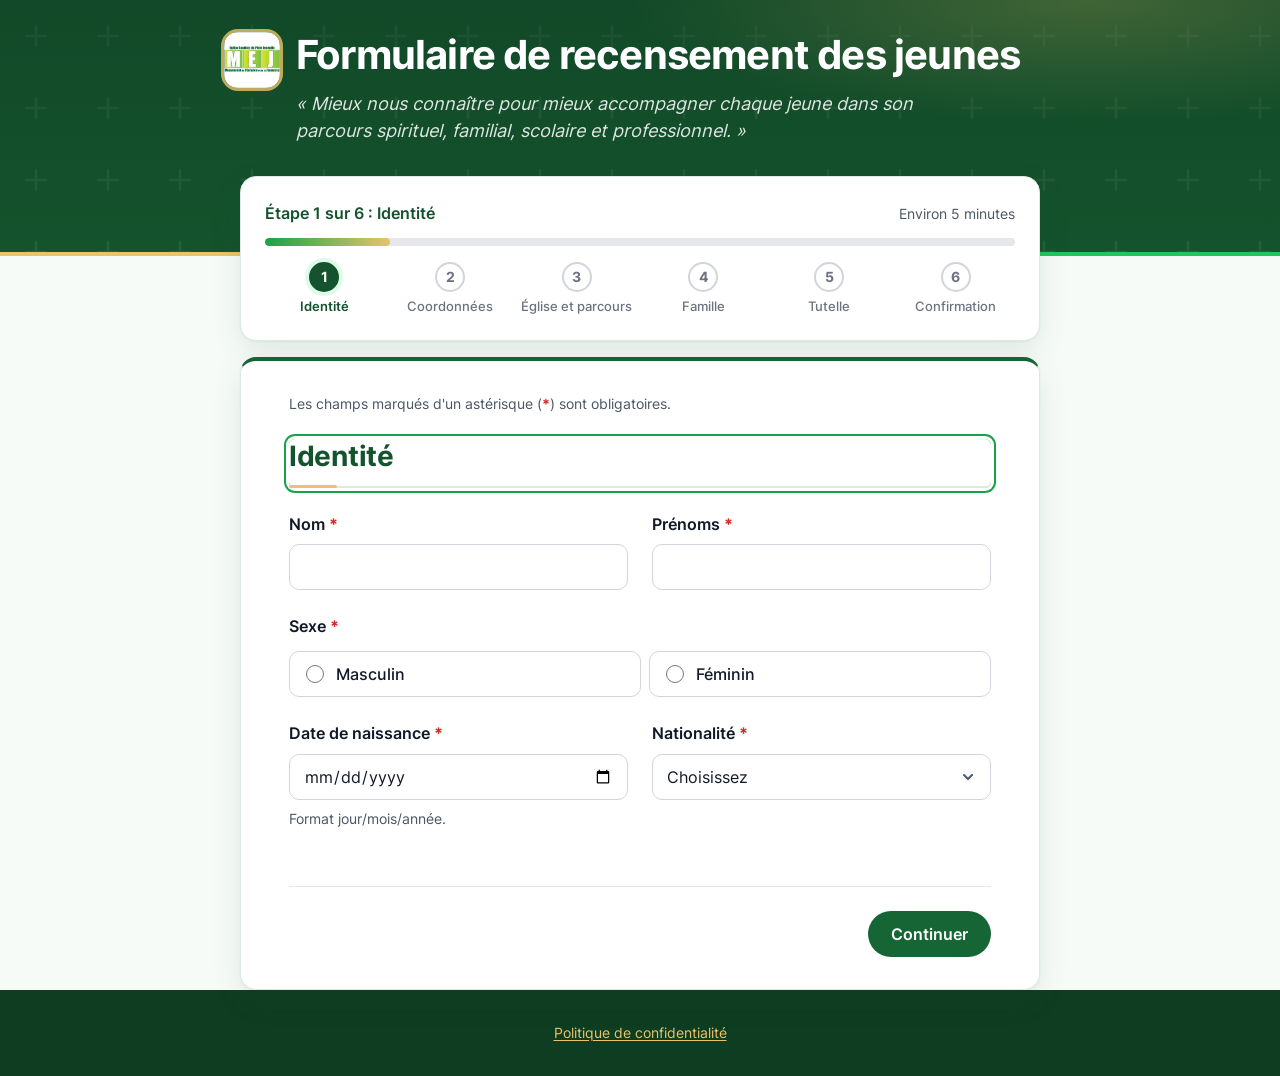
<file: formulaire.html>
<!DOCTYPE html>
<html lang="fr">
<head>
  <meta charset="utf-8">
  <meta name="viewport" content="width=device-width, initial-scale=1">
  <title>Formulaire de recensement des jeunes</title>
  <meta name="description" content="Recensement des jeunes du mouvement : mieux nous connaître pour mieux accompagner chaque jeune.">
  <meta name="theme-color" content="#0F3D22">
  <meta name="referrer" content="no-referrer">
  <link rel="icon" href="assets/img/favicon.svg" type="image/svg+xml">
  <link rel="preload" href="assets/fonts/inter-latin-400.woff2" as="font" type="font/woff2" crossorigin>
  <link rel="preload" href="assets/fonts/inter-latin-600.woff2" as="font" type="font/woff2" crossorigin>
  <link rel="stylesheet" href="assets/css/base.css">
  <link rel="stylesheet" href="assets/css/form.css">
  <script src="https://challenges.cloudflare.com/turnstile/v0/api.js?render=explicit" async defer></script>
  <script type="module" src="assets/js/form/form.js"></script>
</head>
<body class="page-form">
  <a class="skip-link" href="#contenu">Aller au formulaire</a>

  <header class="form-header">
    <div class="form-header__inner">
      <img class="form-header__logo" src="logo_cimej.jpg" alt="" width="56" height="56">
      <div>
        <h1 class="form-header__title">Formulaire de recensement des jeunes</h1>
        <p class="form-header__subtitle">« Mieux nous connaître pour mieux accompagner chaque jeune dans son parcours spirituel, familial, scolaire et professionnel. »</p>
      </div>
    </div>
  </header>

  <main id="contenu" class="form-main" tabindex="-1">
    <noscript>
      <div class="alert alert--error">
        Ce formulaire a besoin de JavaScript pour fonctionner. Activez-le dans votre navigateur, puis rechargez la page.
      </div>
    </noscript>

    <div class="progress-block">
      <div class="progress-block__top">
        <p class="progress-block__label" id="progress-label" aria-live="polite">Étape 1 sur 6 : Identité</p>
        <p class="progress-block__time">Environ 5 minutes</p>
      </div>
      <progress id="progress" class="progress" max="6" value="1" aria-labelledby="progress-label">Étape 1 sur 6</progress>
      <ol class="steps-nav" id="steps-nav" aria-label="Étapes du formulaire">
        <li class="steps-nav__item is-current" data-step-nav="1" aria-current="step">Identité</li>
        <li class="steps-nav__item" data-step-nav="2">Coordonnées</li>
        <li class="steps-nav__item" data-step-nav="3">Église et parcours</li>
        <li class="steps-nav__item" data-step-nav="4">Famille</li>
        <li class="steps-nav__item" data-step-nav="5">Tutelle</li>
        <li class="steps-nav__item" data-step-nav="6">Confirmation</li>
      </ol>
    </div>

    <form id="form-recensement" class="form-card" novalidate autocomplete="on">
      <p class="form-card__legend-req">Les champs marqués d'un astérisque (<span class="req" aria-hidden="true">*</span>) sont obligatoires.</p>

      <div id="error-summary" class="error-summary" role="alert" tabindex="-1" hidden>
        <h2 class="error-summary__title">Corrigez les points suivants pour continuer</h2>
        <ul class="error-summary__list" id="error-summary-list"></ul>
      </div>

      <!-- Champ piège anti-robot : invisible pour les humains -->
      <div class="hp" aria-hidden="true">
        <label for="site_web">Ne pas remplir ce champ</label>
        <input type="text" id="site_web" name="site_web" tabindex="-1" autocomplete="off">
      </div>
      <input type="hidden" id="submission_id" name="submission_id">

      <!-- ═══════════════ ÉTAPE 1 : IDENTITÉ ═══════════════ -->
      <section class="step" data-step="1" aria-labelledby="step1-title">
        <h2 class="step__title" id="step1-title" tabindex="-1">Identité</h2>

        <div class="grid grid--2">
          <div class="field">
            <label for="nom">Nom <span class="req" aria-hidden="true">*</span></label>
            <input id="nom" name="nom" type="text" autocomplete="family-name" maxlength="100" required>
          </div>
          <div class="field">
            <label for="prenoms">Prénoms <span class="req" aria-hidden="true">*</span></label>
            <input id="prenoms" name="prenoms" type="text" autocomplete="given-name" maxlength="150" required>
          </div>
        </div>

        <fieldset class="field field--choices" id="fs-sexe">
          <legend>Sexe <span class="req" aria-hidden="true">*</span></legend>
          <div class="choices">
            <label class="choice"><input type="radio" name="sexe" value="M" required><span>Masculin</span></label>
            <label class="choice"><input type="radio" name="sexe" value="F"><span>Féminin</span></label>
          </div>
        </fieldset>

        <div class="grid grid--2">
          <div class="field">
            <label for="date_naissance">Date de naissance <span class="req" aria-hidden="true">*</span></label>
            <input id="date_naissance" name="date_naissance" type="date" autocomplete="bday" required aria-describedby="hint-date_naissance">
            <p class="hint" id="hint-date_naissance">Format jour/mois/année.</p>
          </div>
          <div class="field">
            <label for="nationalite">Nationalité <span class="req" aria-hidden="true">*</span></label>
            <select id="nationalite" name="nationalite" data-fill="nationalites" required>
              <option value="">Choisissez</option>
            </select>
          </div>
        </div>

        <div class="alert alert--info" id="info-mineur" role="status" hidden>
          Vous avez moins de 18 ans. À l'étape « Tutelle », nous vous demanderons les coordonnées d'un parent ou responsable légal et son accord.
        </div>
      </section>

      <!-- ═══════════════ ÉTAPE 2 : COORDONNÉES ═══════════════ -->
      <section class="step" data-step="2" aria-labelledby="step2-title" hidden>
        <h2 class="step__title" id="step2-title" tabindex="-1">Coordonnées</h2>

        <div class="field">
          <label for="telephone">Téléphone principal <span class="req" aria-hidden="true">*</span></label>
          <div class="phone">
            <select id="telephone_indicatif" name="telephone_indicatif" data-fill="indicatifs" aria-label="Indicatif du téléphone principal" required></select>
            <input id="telephone" name="telephone" type="tel" inputmode="tel" autocomplete="tel-national" maxlength="20" required aria-describedby="hint-telephone">
          </div>
          <p class="hint" id="hint-telephone">Sans l'indicatif. Exemple : 07 08 09 10 11</p>
        </div>

        <div class="field">
          <label class="checkbox">
            <input type="checkbox" id="whatsapp_identique" name="whatsapp_identique" checked>
            <span>Mon numéro WhatsApp est le même que mon téléphone principal</span>
          </label>
        </div>

        <div class="field" id="bloc-whatsapp" hidden>
          <label for="whatsapp">Téléphone WhatsApp <span class="req" aria-hidden="true">*</span></label>
          <div class="phone">
            <select id="whatsapp_indicatif" name="whatsapp_indicatif" data-fill="indicatifs" aria-label="Indicatif du numéro WhatsApp"></select>
            <input id="whatsapp" name="whatsapp" type="tel" inputmode="tel" maxlength="20">
          </div>
        </div>

        <div class="field">
          <label for="email">Adresse e-mail <span class="optional">(facultatif)</span></label>
          <input id="email" name="email" type="email" autocomplete="email" maxlength="254" inputmode="email">
        </div>

        <div class="grid grid--2">
          <div class="field">
            <label for="pays_residence">Pays de résidence <span class="req" aria-hidden="true">*</span></label>
            <select id="pays_residence" name="pays_residence" data-fill="pays" autocomplete="country" required>
              <option value="">Choisissez</option>
            </select>
          </div>
          <div class="field">
            <label for="ville_residence">Ville de résidence <span class="req" aria-hidden="true">*</span></label>
            <input id="ville_residence" name="ville_residence" type="text" autocomplete="address-level2" maxlength="100" required list="liste-villes">
            <datalist id="liste-villes">
                <!-- Très grandes villes -->
                <option value="Abidjan"></option>
                <option value="Bouaké"></option>
                <option value="Korhogo"></option>
                <option value="Daloa"></option>
                <option value="San-Pédro"></option>
                <option value="Yamoussoukro"></option>
                <option value="Man"></option>
                <option value="Gagnoa"></option>
                <option value="Divo"></option>
                <option value="Soubré"></option>
                <option value="Abengourou"></option>
                <option value="Grand-Bassam"></option>

                <!-- Autres villes importantes -->
                <option value="Anyama"></option>
                <option value="Bingerville"></option>
                <option value="Bouaflé"></option>
                <option value="Duekoué"></option>
                <option value="Guiglo"></option>
                <option value="Lakota"></option>
                <option value="Ferkessédougou"></option>
                <option value="Adzopé"></option>
                <option value="Bondoukou"></option>
                <option value="Dabou"></option>
                <option value="Sinfra"></option>
                <option value="Agboville"></option>
                <option value="Vavoua"></option>
                <option value="Danané"></option>
                <option value="Oumé"></option>
                <option value="Issia"></option>
                <option value="Bonoua"></option>
                <option value="Séguéla"></option>
                <option value="Daoukro"></option>
                <option value="Aboisso"></option>
                <option value="Odienné"></option>
                <option value="Sassandra"></option>
                <option value="Tabou"></option>
                <option value="Autres"></option>
              </datalist>
          </div>
        </div>
      </section>

      <!-- ═══════════════ ÉTAPE 3 : ÉGLISE ET PARCOURS ═══════════════ -->
      <!-- <section class="step" data-step="3" aria-labelledby="step3-title" hidden>
        <h2 class="step__title" id="step3-title" tabindex="-1">Église et parcours</h2>

        <div class="grid grid--2">
          <div class="field">
            <label for="eglise">Église fréquentée <span class="req" aria-hidden="true">*</span></label>
            <input id="eglise" name="eglise" type="text" maxlength="150" required aria-describedby="hint-eglise">
            <p class="hint" id="hint-eglise">Nom complet de l'église et quartier ou ville.</p>
          </div>
          <div class="field">
            <label for="communaute">Communauté ou groupe de jeunes <span class="optional">(facultatif)</span></label>
            <input id="communaute" name="communaute" type="text" maxlength="150">
          </div>
        </div>

        <div class="field">
          <label for="fonction_mouvement">Fonction dans le mouvement <span class="optional">(facultatif)</span></label>
          <input id="fonction_mouvement" name="fonction_mouvement" type="text" maxlength="100" list="liste-fonctions" aria-describedby="hint-fonction">
          <datalist id="liste-fonctions">
            <option value="Membre"></option>
            <option value="Responsable de groupe"></option>
            <option value="Responsable adjoint"></option>
            <option value="Secrétaire"></option>
            <option value="Trésorier"></option>
            <option value="Chargé de la louange"></option>
            <option value="Chargé de l'évangélisation"></option>
            <option value="Chargé de la communication"></option>
          </datalist>
          <p class="hint" id="hint-fonction">Laissez vide si vous n'avez pas de fonction particulière.</p>
        </div>

        <div class="field">
          <label for="niveau_etudes">Niveau d'études <span class="req" aria-hidden="true">*</span></label>
          <select id="niveau_etudes" name="niveau_etudes" required>
            <option value="">Choisissez</option>
            <option value="aucun">Aucun</option>
            <option value="primaire">Primaire</option>
            <option value="college">Collège (1er cycle)</option>
            <option value="lycee">Lycée (2nd cycle)</option>
            <option value="bac">Baccalauréat</option>
            <option value="bac_2">BAC +2 (BTS, DUT…)</option>
            <option value="licence">Licence (BAC +3)</option>
            <option value="master">Master (BAC +5)</option>
            <option value="doctorat">Doctorat</option>
            <option value="formation_pro">Formation professionnelle</option>
            <option value="autre">Autre</option>
          </select>
        </div>

        <fieldset class="field field--choices" id="fs-situation_professionnelle">
          <legend>Situation professionnelle <span class="req" aria-hidden="true">*</span></legend>
          <div class="choices choices--grid">
            <label class="choice"><input type="radio" name="situation_professionnelle" value="eleve" required><span>Élève</span></label>
            <label class="choice"><input type="radio" name="situation_professionnelle" value="etudiant"><span>Étudiant(e)</span></label>
            <label class="choice"><input type="radio" name="situation_professionnelle" value="salarie"><span>Salarié(e)</span></label>
            <label class="choice"><input type="radio" name="situation_professionnelle" value="entrepreneur"><span>Entrepreneur(e)</span></label>
            <label class="choice"><input type="radio" name="situation_professionnelle" value="sans_emploi"><span>Sans emploi</span></label>
            <label class="choice"><input type="radio" name="situation_professionnelle" value="autre"><span>Autre</span></label>
          </div>
        </fieldset>

        <div class="field" id="bloc-situation-autre" hidden>
          <label for="situation_professionnelle_autre">Précisez votre situation <span class="req" aria-hidden="true">*</span></label>
          <input id="situation_professionnelle_autre" name="situation_professionnelle_autre" type="text" maxlength="100">
        </div>

        <div class="field">
          <label for="profession">Profession <span class="optional" id="profession-mention">(facultatif)</span></label>
          <input id="profession" name="profession" type="text" maxlength="100" autocomplete="organization-title" aria-describedby="hint-profession">
          <p class="hint" id="hint-profession">Votre métier, ou le métier visé si vous êtes en formation.</p>
        </div>
      </section> -->



      <!-- ═══════════════ ÉTAPE 3 : ÉGLISE ET PARCOURS ═══════════════ -->
<section class="step" data-step="3" aria-labelledby="step3-title" hidden>
  <h2 class="step__title" id="step3-title" tabindex="-1">Église et parcours</h2>

  <div class="grid grid--2">
    <div class="field">
      <label for="eglise">À quelle église appartenez-vous ? <span class="req" aria-hidden="true">*</span></label>
      <select id="eglise" name="eglise" data-fill="eglises" required aria-describedby="hint-eglise">
        <option value="">Choisissez une église</option>
      </select>
      <p class="hint" id="hint-eglise">Sélectionnez votre église d'appartenance.</p>
    </div>
    <div class="field">
      <label for="communaute">Communauté ou groupe de jeunes <span class="optional">(facultatif)</span></label>
      <input id="communaute" name="communaute" type="text" maxlength="150">
    </div>
  </div>

  <!-- Précision si "Autres" -->
  <div class="field" id="bloc-eglise-autre" hidden>
    <label for="eglise_autre">Précisez votre église <span class="req" aria-hidden="true">*</span></label>
    <input id="eglise_autre" name="eglise_autre" type="text" maxlength="150">
  </div>

  <div class="field">
    <label for="fonction_mouvement">Fonction dans le mouvement <span class="optional">(facultatif)</span></label>
    <input id="fonction_mouvement" name="fonction_mouvement" type="text" maxlength="100" list="liste-fonctions" aria-describedby="hint-fonction">
    <datalist id="liste-fonctions">
      <option value="Membre"></option>
      <option value="Responsable de groupe"></option>
      <option value="Responsable adjoint"></option>
      <option value="Secrétaire"></option>
      <option value="Trésorier"></option>
      <option value="Chargé de la louange"></option>
      <option value="Chargé de l'évangélisation"></option>
      <option value="Chargé de la communication"></option>
    </datalist>
    <p class="hint" id="hint-fonction">Laissez vide si vous n'avez pas de fonction particulière.</p>
  </div>

  <!-- Baptême -->
  <fieldset class="field field--choices" id="fs-baptise">
    <legend>Êtes-vous baptisé(e) ? <span class="req" aria-hidden="true">*</span></legend>
    <div class="choices">
      <label class="choice"><input type="radio" name="baptise" value="oui" required><span>Oui</span></label>
      <label class="choice"><input type="radio" name="baptise" value="non"><span>Non</span></label>
      <label class="choice"><input type="radio" name="baptise" value="en_preparation"><span>En préparation</span></label>
      <label class="choice"><input type="radio" name="baptise" value="non_precise"><span>Je préfère ne pas répondre</span></label>
    </div>
  </fieldset>

  <!-- Date de baptême (si baptisé) -->
  <div class="field" id="bloc-date-bapteme" hidden>
    <label for="date_bapteme">Date de votre baptême <span class="optional">(facultatif)</span></label>
    <input id="date_bapteme" name="date_bapteme" type="date">
    <p class="hint">Laissez vide si vous ne vous en souvenez plus.</p>
  </div>

  <!-- Date d'arrivée dans le mouvement -->
  <div class="field">
    <label for="date_arrivee">Date d'arrivée dans le mouvement <span class="optional">(facultatif)</span></label>
    <input id="date_arrivee" name="date_arrivee" type="date" aria-describedby="hint-date-arrivee">
    <p class="hint" id="hint-date-arrivee">Même approximative, indiquez l'année de votre première venue si vous ne connaissez pas la date exacte.</p>
  </div>

  <div class="field">
    <label for="niveau_etudes">Niveau d'études <span class="req" aria-hidden="true">*</span></label>
    <select id="niveau_etudes" name="niveau_etudes" required>
      <option value="">Choisissez</option>
      <option value="aucun">Aucun</option>
      <option value="primaire">Primaire</option>
      <option value="college">Collège (1er cycle)</option>
      <option value="lycee">Lycée (2nd cycle)</option>
      <option value="bac">Baccalauréat</option>
      <option value="bac_2">BAC +2 (BTS, DUT…)</option>
      <option value="licence">Licence (BAC +3)</option>
      <option value="master">Master (BAC +5)</option>
      <option value="doctorat">Doctorat</option>
      <option value="formation_pro">Formation professionnelle</option>
      <option value="autre">Autre</option>
    </select>
  </div>

  <fieldset class="field field--choices" id="fs-situation_professionnelle">
    <legend>Situation professionnelle <span class="req" aria-hidden="true">*</span></legend>
    <div class="choices choices--grid">
      <label class="choice"><input type="radio" name="situation_professionnelle" value="eleve" required><span>Élève</span></label>
      <label class="choice"><input type="radio" name="situation_professionnelle" value="etudiant"><span>Étudiant(e)</span></label>
      <label class="choice"><input type="radio" name="situation_professionnelle" value="salarie"><span>Salarié(e)</span></label>
      <label class="choice"><input type="radio" name="situation_professionnelle" value="entrepreneur"><span>Entrepreneur(e)</span></label>
      <label class="choice"><input type="radio" name="situation_professionnelle" value="sans_emploi"><span>Sans emploi</span></label>
      <label class="choice"><input type="radio" name="situation_professionnelle" value="autre"><span>Autre</span></label>
    </div>
  </fieldset>

  <div class="field" id="bloc-situation-autre" hidden>
    <label for="situation_professionnelle_autre">Précisez votre situation <span class="req" aria-hidden="true">*</span></label>
    <input id="situation_professionnelle_autre" name="situation_professionnelle_autre" type="text" maxlength="100">
  </div>

  <div class="field">
    <label for="profession">Profession <span class="optional" id="profession-mention">(facultatif)</span></label>
    <input id="profession" name="profession" type="text" maxlength="100" autocomplete="organization-title" aria-describedby="hint-profession">
    <p class="hint" id="hint-profession">Votre métier, ou le métier visé si vous êtes en formation.</p>
  </div>
</section>
      <!-- ═══════════════ ÉTAPE 4 : FAMILLE ═══════════════ -->
      <section class="step" data-step="4" aria-labelledby="step4-title" hidden>
        <h2 class="step__title" id="step4-title" tabindex="-1">Famille</h2>

        <fieldset class="field field--choices" id="fs-situation_matrimoniale">
          <legend>Quelle est votre situation matrimoniale ? <span class="req" aria-hidden="true">*</span></legend>
          <div class="choices choices--grid">
            <label class="choice"><input type="radio" name="situation_matrimoniale" value="celibataire" required><span>Célibataire</span></label>
            <label class="choice"><input type="radio" name="situation_matrimoniale" value="marie"><span>Marié(e)</span></label>
            <label class="choice"><input type="radio" name="situation_matrimoniale" value="en_union"><span>En union</span></label>
            <label class="choice"><input type="radio" name="situation_matrimoniale" value="divorce"><span>Divorcé(e)</span></label>
            <label class="choice"><input type="radio" name="situation_matrimoniale" value="veuf"><span>Veuf / Veuve</span></label>
            <label class="choice"><input type="radio" name="situation_matrimoniale" value="non_precise"><span>Je préfère ne pas répondre</span></label>
          </div>
        </fieldset>

        <div class="subsection" id="bloc-conjoint" hidden>
          <h3 class="subsection__title">Informations sur le conjoint</h3>

          <div class="grid grid--2">
            <div class="field">
              <label for="conjoint_nom">Nom du conjoint <span class="req" aria-hidden="true">*</span></label>
              <input id="conjoint_nom" name="conjoint_nom" type="text" maxlength="100">
            </div>
            <div class="field">
              <label for="conjoint_prenoms">Prénoms du conjoint <span class="req" aria-hidden="true">*</span></label>
              <input id="conjoint_prenoms" name="conjoint_prenoms" type="text" maxlength="150">
            </div>
          </div>

          <div class="field">
            <label for="conjoint_telephone">Téléphone du conjoint <span class="optional">(facultatif)</span></label>
            <div class="phone">
              <select id="conjoint_telephone_indicatif" name="conjoint_telephone_indicatif" data-fill="indicatifs" aria-label="Indicatif du téléphone du conjoint"></select>
              <input id="conjoint_telephone" name="conjoint_telephone" type="tel" inputmode="tel" maxlength="20">
            </div>
          </div>

          <fieldset class="field field--choices" id="fs-conjoint_membre">
            <legend>Votre conjoint(e) appartient-il/elle à notre mouvement ? <span class="req" aria-hidden="true">*</span></legend>
            <div class="choices">
              <label class="choice"><input type="radio" name="conjoint_membre" value="oui"><span>Oui</span></label>
              <label class="choice"><input type="radio" name="conjoint_membre" value="non"><span>Non</span></label>
              <label class="choice"><input type="radio" name="conjoint_membre" value="non_precise"><span>Je préfère ne pas répondre</span></label>
            </div>
          </fieldset>

          <div class="field" id="bloc-conjoint-eglise" hidden>
            <label for="conjoint_eglise">Église ou communauté religieuse du conjoint <span class="req" aria-hidden="true">*</span></label>
            <input id="conjoint_eglise" name="conjoint_eglise" type="text" maxlength="150">
          </div>
        </div>

        <fieldset class="field field--choices" id="fs-a_enfants">
          <legend>Avez-vous des enfants ? <span class="req" aria-hidden="true">*</span></legend>
          <div class="choices">
            <label class="choice"><input type="radio" name="a_enfants" value="oui" required><span>Oui</span></label>
            <label class="choice"><input type="radio" name="a_enfants" value="non"><span>Non</span></label>
            <label class="choice"><input type="radio" name="a_enfants" value="non_precise"><span>Je préfère ne pas répondre</span></label>
          </div>
        </fieldset>

        <div class="subsection" id="bloc-enfants" hidden>
          <div class="subsection__head">
            <h3 class="subsection__title">Vos enfants</h3>
            <p class="counter" id="enfants-compteur" aria-live="polite">0 enfant sur 12 maximum</p>
          </div>
          <div id="liste-enfants" class="children-list"></div>
          <button type="button" class="btn btn--outline" id="btn-ajouter-enfant">+ Ajouter un enfant</button>
        </div>

        <template id="tpl-enfant">
          <fieldset class="child-card" data-child>
            <legend class="child-card__title">Enfant <span data-child-index>1</span></legend>
            <div class="grid grid--2">
              <div class="field">
                <label data-label-for="nom">Nom <span class="req" aria-hidden="true">*</span></label>
                <input type="text" data-field="nom" maxlength="100" required>
              </div>
              <div class="field">
                <label data-label-for="prenoms">Prénoms <span class="req" aria-hidden="true">*</span></label>
                <input type="text" data-field="prenoms" maxlength="150" required>
              </div>
              <div class="field">
                <label data-label-for="date_naissance">Date de naissance <span class="req" aria-hidden="true">*</span></label>
                <input type="date" data-field="date_naissance" required>
              </div>
              <div class="field">
                <label data-label-for="niveau_scolaire">Niveau scolaire <span class="req" aria-hidden="true">*</span></label>
                <select data-field="niveau_scolaire" required>
                  <option value="">Choisissez</option>
                  <option value="non_scolarise">Non scolarisé</option>
                  <option value="prescolaire">Préscolaire</option>
                  <option value="primaire">Primaire</option>
                  <option value="college">Collège</option>
                  <option value="lycee">Lycée</option>
                  <option value="formation_pro">Formation professionnelle</option>
                  <option value="superieur">Enseignement supérieur</option>
                  <option value="autre">Autre</option>
                </select>
              </div>
            </div>
            <button type="button" class="btn btn--danger-ghost btn--sm" data-remove-child>Supprimer cet enfant</button>
          </fieldset>
        </template>
      </section>

      <!-- ═══════════════ ÉTAPE 5 : TUTELLE ═══════════════ -->
      <section class="step" data-step="5" aria-labelledby="step5-title" hidden>
        <h2 class="step__title" id="step5-title" tabindex="-1">Tutelle</h2>

        <fieldset class="field field--choices" id="fs-sous_tutelle">
          <legend>Êtes-vous actuellement sous tutelle ? <span class="req" aria-hidden="true">*</span></legend>
          <div class="choices">
            <label class="choice"><input type="radio" name="sous_tutelle" value="oui" required><span>Oui</span></label>
            <label class="choice"><input type="radio" name="sous_tutelle" value="non"><span>Non</span></label>
            <label class="choice"><input type="radio" name="sous_tutelle" value="non_precise"><span>Je préfère ne pas répondre</span></label>
          </div>
        </fieldset>

        <div class="subsection" id="bloc-tutelle" hidden>
          <div class="field">
            <label for="lien_tuteur">Lien avec le tuteur <span class="req" aria-hidden="true">*</span></label>
            <select id="lien_tuteur" name="lien_tuteur">
              <option value="">Choisissez</option>
              <option value="parent">Parent</option>
              <option value="famille">Membre de la famille</option>
              <option value="responsable_legal">Responsable légal</option>
              <option value="autre">Autre</option>
            </select>
          </div>
          <div class="field" id="bloc-lien-autre" hidden>
            <label for="lien_tuteur_autre">Précisez le lien <span class="req" aria-hidden="true">*</span></label>
            <input id="lien_tuteur_autre" name="lien_tuteur_autre" type="text" maxlength="100">
          </div>
        </div>

        <div class="subsection subsection--highlight" id="bloc-mineur" hidden>
          <h3 class="subsection__title">Accord de votre parent ou responsable légal</h3>
          <p class="subsection__intro">Comme vous avez moins de 18 ans, nous avons besoin des coordonnées d'un parent ou responsable légal. Nous pourrons le contacter pour confirmer son accord.</p>

          <div class="field">
            <label for="responsable_nom_complet">Nom et prénoms du parent ou responsable <span class="req" aria-hidden="true">*</span></label>
            <input id="responsable_nom_complet" name="responsable_nom_complet" type="text" maxlength="200">
          </div>

          <div class="field">
            <label for="responsable_telephone">Téléphone du parent ou responsable <span class="req" aria-hidden="true">*</span></label>
            <div class="phone">
              <select id="responsable_telephone_indicatif" name="responsable_telephone_indicatif" data-fill="indicatifs" aria-label="Indicatif du téléphone du parent ou responsable"></select>
              <input id="responsable_telephone" name="responsable_telephone" type="tel" inputmode="tel" maxlength="20">
            </div>
          </div>

          <div class="field">
            <label class="checkbox">
              <input type="checkbox" id="consentement_parental" name="consentement_parental">
              <span>Je confirme que mon parent ou responsable légal a pris connaissance de ce recensement et qu'il est d'accord. <span class="req" aria-hidden="true">*</span></span>
            </label>
          </div>
        </div>

        <p class="hint" id="info-pas-de-mineur">Si vous n'êtes pas concerné(e) par une tutelle, choisissez « Non » puis continuez.</p>
      </section>

      <!-- ═══════════════ ÉTAPE 6 : CONFIRMATION ═══════════════ -->
      <section class="step" data-step="6" aria-labelledby="step6-title" hidden>
        <h2 class="step__title" id="step6-title" tabindex="-1">Vérification et envoi</h2>

        <div class="recap" id="recap" aria-live="polite"></div>

        <div class="privacy-notice" id="notice-confidentialite">
          <h3 class="privacy-notice__title">Vos données et vos droits</h3>
          <dl class="privacy-notice__list">
            <dt>Pourquoi ce recensement</dt>
            <dd>Connaître les jeunes du mouvement pour mieux les accompagner sur les plans spirituel, familial, scolaire et professionnel, et organiser nos activités.</dd>

            <dt>Comment vos données sont utilisées</dt>
            <dd>Uniquement pour l'accompagnement des jeunes, l'organisation des activités et des statistiques internes. Elles ne sont jamais vendues ni utilisées à des fins publicitaires.</dd>

            <dt>Qui peut les consulter</dt>
            <dd>Seuls les responsables désignés par le mouvement, avec un compte personnel sécurisé. Chaque consultation et chaque modification est enregistrée.</dd>

            <dt>Corriger vos informations</dt>
            <dd>Écrivez à l'adresse indiquée dans la politique de confidentialité en précisant vos nom, prénoms et date de naissance. La correction est faite sous 30 jours.</dd>

            <dt>Supprimer vos informations</dt>
            <dd>Faites la demande à la même adresse. Votre dossier et celui de vos enfants sont supprimés sous 30 jours, et vous recevez une confirmation.</dd>
          </dl>
          <p><a href="confidentialite.html" target="_blank" rel="noopener">Lire la politique de confidentialité complète</a> (s'ouvre dans un nouvel onglet)</p>
        </div>

        <div class="field">
          <label class="checkbox checkbox--strong">
            <input type="checkbox" id="consentement_confidentialite" name="consentement_confidentialite" required>
            <span>J'ai lu la politique de confidentialité et j'accepte. <span class="req" aria-hidden="true">*</span></span>
          </label>
        </div>

        <div class="field">
          <div id="turnstile-container" class="turnstile"></div>
          <p class="hint">Cette vérification protège le formulaire contre les envois automatiques.</p>
        </div>
      </section>

      <div class="form-nav">
        <button type="button" class="btn btn--ghost" id="btn-precedent" hidden>Précédent</button>
        <button type="button" class="btn btn--primary" id="btn-suivant">Continuer</button>
        <button type="submit" class="btn btn--success" id="btn-envoyer" hidden>
          <span class="btn__label">Envoyer mon recensement</span>
          <span class="spinner" aria-hidden="true"></span>
        </button>
      </div>

      <div id="submit-status" class="sr-only" role="status" aria-live="assertive"></div>
    </form>
  </main>

  <footer class="site-footer">
    <p><a href="confidentialite.html">Politique de confidentialité</a></p>
  </footer>
</body>
</html>
</file>
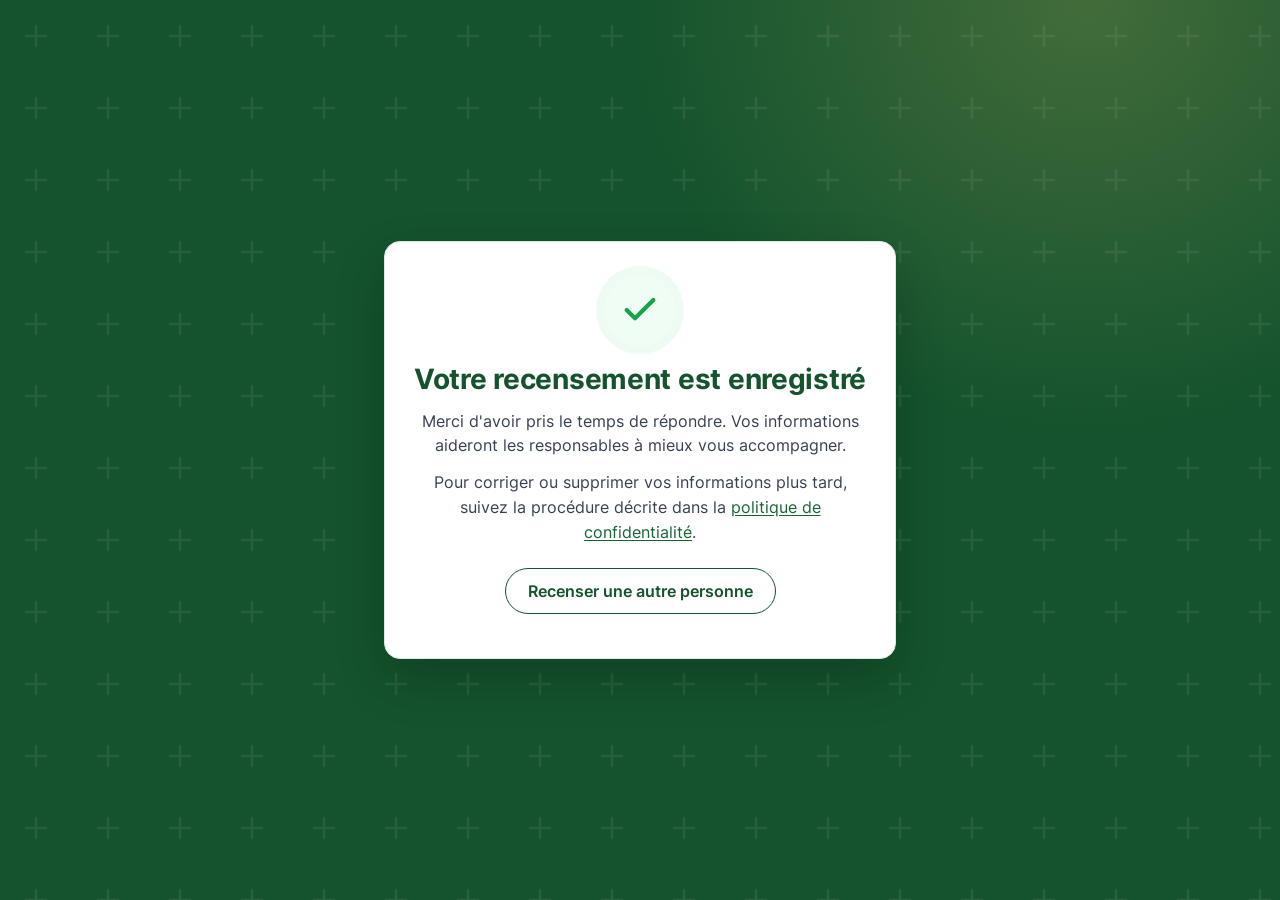
<file: merci.html>
<!DOCTYPE html>
<html lang="fr">
<head>
  <meta charset="utf-8">
  <meta name="viewport" content="width=device-width, initial-scale=1">
  <title>Recensement envoyé</title>
  <meta name="robots" content="noindex">
  <meta name="theme-color" content="#0F3D22">
  <meta name="referrer" content="no-referrer">
  <link rel="icon" href="logo_cimej.jpg" type="image/svg+xml">
  <link rel="stylesheet" href="assets/css/base.css">
  <link rel="stylesheet" href="assets/css/form.css">
</head>
<body class="page-simple">
  <main class="simple-card" id="contenu">
    <div class="simple-card__icon simple-card__icon--success" aria-hidden="true">
      <svg viewBox="0 0 24 24" width="40" height="40" fill="none" stroke="currentColor" stroke-width="2.5" stroke-linecap="round" stroke-linejoin="round"><path d="M20 6 9 17l-5-5"/></svg>
    </div>
    <h1 class="simple-card__title">Votre recensement est enregistré</h1>
    <p>Merci d'avoir pris le temps de répondre. Vos informations aideront les responsables à mieux vous accompagner.</p>
    <p>Pour corriger ou supprimer vos informations plus tard, suivez la procédure décrite dans la <a href="confidentialite.html">politique de confidentialité</a>.</p>
    <p class="simple-card__actions">
      <a class="btn btn--outline" href="index.html">Recenser une autre personne</a>
    </p>
  </main>
</body>
</html>
</file>
<file: assets/css/base.css>
/* ==========================================================================
   public/assets/css/base.css
   Fondations communes au formulaire public et à l'administration.
   ========================================================================== */

/* ---------- Police Inter auto-hébergée (licence SIL OFL, voir fonts/OFL-LICENSE.txt) ---------- */
@font-face {
  font-family: "Inter";
  font-style: normal;
  font-weight: 400;
  font-display: swap;
  src: url("../fonts/inter-latin-400.woff2") format("woff2");
}
@font-face {
  font-family: "Inter";
  font-style: normal;
  font-weight: 500;
  font-display: swap;
  src: url("../fonts/inter-latin-500.woff2") format("woff2");
}
@font-face {
  font-family: "Inter";
  font-style: normal;
  font-weight: 600;
  font-display: swap;
  src: url("../fonts/inter-latin-600.woff2") format("woff2");
}
@font-face {
  font-family: "Inter";
  font-style: normal;
  font-weight: 700;
  font-display: swap;
  src: url("../fonts/inter-latin-700.woff2") format("woff2");
}

/* ---------- Jetons de design ---------- */
:root {
  /* Palette verte & blanche (alignée sur la page d'accueil) */
  --g900: #0F3D22;
  --g800: #14532D;
  --g700: #166534;
  --g600: #16A34A;
  --g500: #22C55E;
  --g200: #BBF7D0;
  --g100: #DCFCE7;
  --g50: #F0FDF4;
  --gold: #E9C46A;
  --line: #DCEBE1;
  --white: #FFFFFF;
  --gray-100: #F3F4F6;

  /* Alias de compatibilité : les anciens noms --blue-* pointent désormais sur le vert */
  --blue-900: var(--g800);
  --blue-500: var(--g600);
  --green-500: var(--g500);

  /* Couleurs dérivées */
  --blue-950: var(--g900);
  --blue-50: var(--g50);
  --blue-100: var(--g100);
  --green-600: #16A34A;
  --green-700: #15803D;
  --green-50: #F0FDF4;
  --gray-50: #F9FAFB;
  --gray-200: #E5E7EB;
  --gray-300: #D1D5DB;
  --gray-400: #9CA3AF;
  --gray-500: #6B7280;
  --gray-600: #4B5563;
  --gray-700: #374151;
  --gray-900: #111827;
  --red-600: #DC2626;
  --red-700: #B91C1C;
  --red-50: #FEF2F2;
  --amber-700: #B45309;
  --amber-50: #FFFBEB;

  /* Rôles */
  --color-text: var(--gray-900);
  --color-text-muted: var(--gray-600);
  --color-border: var(--gray-300);
  --color-bg: #F7FBF8;
  --color-surface: var(--white);
  --color-primary: var(--g700);
  --color-accent: var(--g600);
  --color-success: var(--green-500);
  --color-error: var(--red-600);
  --focus-ring: 0 0 0 3px var(--white), 0 0 0 5px var(--blue-500);

  /* Typographie (échelle 1,2) */
  --font: "Inter", system-ui, -apple-system, "Segoe UI", Roboto, Arial, sans-serif;
  --fs-xs: 0.8125rem;
  --fs-sm: 0.875rem;
  --fs-base: 1rem;
  --fs-md: 1.125rem;
  --fs-lg: 1.375rem;
  --fs-xl: 1.75rem;
  --fs-2xl: clamp(1.75rem, 1.2rem + 2.4vw, 2.5rem);

  /* Espacements */
  --sp-1: 0.25rem;
  --sp-2: 0.5rem;
  --sp-3: 0.75rem;
  --sp-4: 1rem;
  --sp-5: 1.5rem;
  --sp-6: 2rem;
  --sp-7: 3rem;

  /* Formes */
  --radius-sm: 6px;
  --radius: 10px;
  --radius-lg: 16px;
  --shadow-card: 0 1px 2px rgba(20, 83, 45, 0.06), 0 10px 30px rgba(20, 83, 45, 0.10);
  --control-h: 2.875rem;
}

/* ---------- Réinitialisation ---------- */
*,
*::before,
*::after {
  box-sizing: border-box;
}

html {
  -webkit-text-size-adjust: 100%;
  text-size-adjust: 100%;
  scroll-behavior: smooth;
}

body {
  margin: 0;
  min-height: 100vh;
  font-family: var(--font);
  font-size: var(--fs-base);
  line-height: 1.55;
  color: var(--color-text);
  background: var(--color-bg);
  -webkit-font-smoothing: antialiased;
  font-feature-settings: "cv11", "ss01";
}

h1, h2, h3, h4, p, ul, ol, dl, dd, figure, fieldset {
  margin: 0;
}

h1, h2, h3, h4 {
  line-height: 1.25;
  font-weight: 700;
  letter-spacing: -0.01em;
}

ul, ol {
  padding-left: 1.25rem;
}

img, svg {
  display: block;
  max-width: 100%;
}

button, input, select, textarea {
  font: inherit;
  color: inherit;
}

fieldset {
  border: 0;
  padding: 0;
  min-width: 0;
}

legend {
  padding: 0;
}

a {
  color: var(--g700);
  text-underline-offset: 0.15em;
}

a:hover {
  color: var(--blue-500);
}

/* L'attribut hidden doit toujours l'emporter sur les display des classes */
[hidden] {
  display: none !important;
}

/* ---------- Accessibilité ---------- */
:focus-visible {
  outline: none;
  box-shadow: var(--focus-ring);
  border-radius: var(--radius-sm);
}

.sr-only {
  position: absolute !important;
  width: 1px;
  height: 1px;
  padding: 0;
  margin: -1px;
  overflow: hidden;
  clip: rect(0, 0, 0, 0);
  white-space: nowrap;
  border: 0;
}

.skip-link {
  position: absolute;
  left: var(--sp-4);
  top: -100px;
  z-index: 1000;
  padding: var(--sp-2) var(--sp-4);
  background: var(--white);
  color: var(--blue-900);
  font-weight: 600;
  border-radius: var(--radius-sm);
  box-shadow: var(--shadow-card);
}

.skip-link:focus {
  top: var(--sp-4);
}

/* Champ piège anti-robot : hors écran, jamais affiché */
.hp {
  position: absolute !important;
  left: -10000px;
  width: 1px;
  height: 1px;
  overflow: hidden;
}

/* ---------- Champs de formulaire ---------- */
.field {
  display: flex;
  flex-direction: column;
  gap: var(--sp-2);
  margin-bottom: var(--sp-5);
}

.field > label,
.field > legend,
.field--choices > legend {
  font-weight: 600;
  font-size: var(--fs-base);
  color: var(--gray-900);
}

.field--choices > legend {
  margin-bottom: var(--sp-3);
}

.field--inline {
  flex-direction: row;
  align-items: center;
  gap: var(--sp-2);
  margin-bottom: 0;
}

.field--inline > label {
  font-weight: 500;
  font-size: var(--fs-sm);
  white-space: nowrap;
}

.req {
  color: var(--red-600);
  font-weight: 700;
}

.optional {
  color: var(--color-text-muted);
  font-weight: 400;
  font-size: var(--fs-sm);
}

.hint {
  font-size: var(--fs-sm);
  color: var(--color-text-muted);
}

input[type="text"],
input[type="email"],
input[type="tel"],
input[type="date"],
input[type="search"],
input[type="password"],
input[type="number"],
select,
textarea {
  width: 100%;
  min-height: var(--control-h);
  padding: 0.625rem 0.875rem;
  background: var(--white);
  border: 1.5px solid var(--color-border);
  border-radius: var(--radius);
  font-size: var(--fs-base); /* 16px : évite le zoom automatique sur iOS */
  line-height: 1.4;
  transition: border-color 0.15s ease, box-shadow 0.15s ease;
  appearance: none;
  -webkit-appearance: none;
}

select {
  padding-right: 2.5rem;
  background-image: url("data:image/svg+xml,%3Csvg xmlns='http://www.w3.org/2000/svg' viewBox='0 0 20 20' fill='%234B5563'%3E%3Cpath d='M5.3 7.3a1 1 0 0 1 1.4 0L10 10.6l3.3-3.3a1 1 0 1 1 1.4 1.4l-4 4a1 1 0 0 1-1.4 0l-4-4a1 1 0 0 1 0-1.4z'/%3E%3C/svg%3E");
  background-repeat: no-repeat;
  background-position: right 0.75rem center;
  background-size: 1.25rem;
}

input::placeholder {
  color: var(--gray-400);
}

input:hover,
select:hover,
textarea:hover {
  border-color: var(--gray-400);
}

input:focus,
select:focus,
textarea:focus {
  outline: none;
  border-color: var(--blue-500);
  box-shadow: 0 0 0 3px rgba(22, 163, 74, 0.25);
}

input:disabled,
select:disabled {
  background-color: var(--gray-100);
  color: var(--gray-500);
  cursor: not-allowed;
}

/* États d'erreur appliqués par le JavaScript */
[aria-invalid="true"] {
  border-color: var(--red-600) !important;
  background-color: var(--red-50);
}

[aria-invalid="true"]:focus {
  box-shadow: 0 0 0 3px rgba(220, 38, 38, 0.2) !important;
}

.field-error {
  display: flex;
  align-items: flex-start;
  gap: var(--sp-2);
  font-size: var(--fs-sm);
  font-weight: 500;
  color: var(--red-700);
}

.field-error::before {
  content: "!";
  flex: none;
  display: inline-grid;
  place-items: center;
  width: 1.125rem;
  height: 1.125rem;
  margin-top: 0.1rem;
  border-radius: 50%;
  background: var(--red-600);
  color: var(--white);
  font-size: 0.75rem;
  font-weight: 700;
}

.field--choices.has-error .choice {
  border-color: var(--red-600);
}

/* Cases à cocher */
.checkbox {
  display: flex;
  align-items: flex-start;
  gap: var(--sp-3);
  cursor: pointer;
  font-weight: 400;
  line-height: 1.5;
}

.checkbox input[type="checkbox"] {
  flex: none;
  width: 1.25rem;
  height: 1.25rem;
  margin: 0.15rem 0 0;
  accent-color: var(--blue-900);
  cursor: pointer;
}

/* Grilles de champs */
.grid {
  display: grid;
  gap: 0 var(--sp-5);
}

@media (min-width: 640px) {
  .grid--2 {
    grid-template-columns: repeat(2, minmax(0, 1fr));
  }
}

@media (min-width: 640px) {
  .grid--4 {
    grid-template-columns: repeat(2, minmax(0, 1fr));
  }
}

@media (min-width: 1024px) {
  .grid--4 {
    grid-template-columns: repeat(4, minmax(0, 1fr));
  }
}

/* ---------- Boutons ---------- */
.btn {
  display: inline-flex;
  align-items: center;
  justify-content: center;
  gap: var(--sp-2);
  min-height: var(--control-h);
  padding: 0.625rem 1.375rem;
  border: 1.5px solid transparent;
  border-radius: 999px;
  font-size: var(--fs-base);
  font-weight: 600;
  line-height: 1.2;
  text-decoration: none;
  cursor: pointer;
  transition: background-color 0.15s ease, border-color 0.15s ease, color 0.15s ease, transform 0.05s ease;
  white-space: nowrap;
}

.btn:active:not(:disabled) {
  transform: translateY(1px);
}

.btn:disabled,
.btn[aria-disabled="true"] {
  opacity: 0.55;
  cursor: not-allowed;
}

.btn--sm {
  min-height: 2.25rem;
  padding: 0.375rem 0.875rem;
  font-size: var(--fs-sm);
}

.btn--block {
  width: 100%;
}

.btn--primary {
  background: var(--g700);
  color: var(--white);
}

.btn--primary:hover:not(:disabled) {
  background: var(--g800);
  color: var(--white);
}

.btn--success {
  background: var(--green-600);
  color: var(--white);
}

.btn--success:hover:not(:disabled) {
  background: var(--green-700);
  color: var(--white);
}

.btn--outline {
  background: var(--white);
  border-color: var(--blue-900);
  color: var(--blue-900);
}

.btn--outline:hover:not(:disabled) {
  background: var(--blue-50);
  color: var(--blue-900);
}

.btn--ghost {
  background: transparent;
  color: var(--gray-700);
  border-color: var(--gray-300);
}

.btn--ghost:hover:not(:disabled) {
  background: var(--gray-100);
  color: var(--gray-900);
}

.btn--danger {
  background: var(--red-600);
  color: var(--white);
}

.btn--danger:hover:not(:disabled) {
  background: var(--red-700);
  color: var(--white);
}

.btn--danger-ghost {
  background: transparent;
  color: var(--red-700);
  border-color: transparent;
  padding-left: 0;
  padding-right: 0;
}

.btn--danger-ghost:hover:not(:disabled) {
  color: var(--red-600);
  text-decoration: underline;
}

/* Indicateur de chargement dans un bouton */
.spinner {
  display: none;
  width: 1.1rem;
  height: 1.1rem;
  border: 2.5px solid currentColor;
  border-right-color: transparent;
  border-radius: 50%;
  animation: spin 0.7s linear infinite;
}

.spinner--lg {
  display: inline-block;
  width: 2rem;
  height: 2rem;
  border-width: 3px;
  color: var(--blue-900);
}

.btn.is-loading {
  pointer-events: none;
}

.btn.is-loading .spinner,
.panel--center .spinner {
  display: inline-block;
}

@keyframes spin {
  to {
    transform: rotate(360deg);
  }
}

/* ---------- Alertes ---------- */
.alert {
  padding: var(--sp-3) var(--sp-4);
  margin-bottom: var(--sp-5);
  border-radius: var(--radius);
  border-left: 4px solid;
  font-size: var(--fs-sm);
  line-height: 1.5;
}

.alert--info {
  background: #EFF6FF;
  border-color: #3B82F6;
  color: #1E3A8A;
}

.alert--success {
  background: var(--green-50);
  border-color: var(--green-500);
  color: var(--green-700);
}

.alert--warning {
  background: var(--amber-50);
  border-color: #F59E0B;
  color: var(--amber-700);
}

.alert--error {
  background: var(--red-50);
  border-color: var(--red-600);
  color: var(--red-700);
}

/* Résumé des erreurs en tête d'étape */
.error-summary {
  padding: var(--sp-4) var(--sp-5);
  margin-bottom: var(--sp-5);
  background: var(--red-50);
  border: 1.5px solid var(--red-600);
  border-radius: var(--radius);
}

.error-summary:focus-visible {
  box-shadow: 0 0 0 3px rgba(220, 38, 38, 0.3);
}

.error-summary__title {
  font-size: var(--fs-base);
  color: var(--red-700);
  margin-bottom: var(--sp-2);
}

.error-summary__list {
  font-size: var(--fs-sm);
  display: grid;
  gap: var(--sp-1);
}

.error-summary__list a {
  color: var(--red-700);
  font-weight: 500;
}

/* ---------- Badges ---------- */
.badge {
  display: inline-flex;
  align-items: center;
  gap: var(--sp-1);
  padding: 0.125rem 0.5rem;
  border-radius: 999px;
  font-size: var(--fs-xs);
  font-weight: 600;
  line-height: 1.5;
  background: var(--gray-100);
  color: var(--gray-700);
  white-space: nowrap;
}

.badge--role {
  background: var(--blue-100);
  color: var(--blue-900);
}

.badge--count {
  background: var(--blue-900);
  color: var(--white);
  min-width: 1.375rem;
  justify-content: center;
}

.badge--mineur {
  background: #EDE9FE;
  color: #5B21B6;
}

.badge--doublon {
  background: var(--amber-50);
  color: var(--amber-700);
  border: 1px solid #FCD34D;
}

.badge--success {
  background: var(--green-50);
  color: var(--green-700);
}

/* ---------- Notifications éphémères (créées par le JavaScript) ---------- */
.toast-region {
  position: fixed;
  right: var(--sp-4);
  bottom: var(--sp-4);
  left: var(--sp-4);
  z-index: 900;
  display: grid;
  justify-items: end;
  gap: var(--sp-2);
  pointer-events: none;
}

.toast {
  max-width: 26rem;
  padding: var(--sp-3) var(--sp-4);
  border-radius: var(--radius);
  background: var(--gray-900);
  color: var(--white);
  font-size: var(--fs-sm);
  font-weight: 500;
  box-shadow: var(--shadow-card);
  pointer-events: auto;
  animation: toast-in 0.2s ease-out;
}

.toast--success {
  background: var(--green-700);
}

.toast--error {
  background: var(--red-700);
}

@keyframes toast-in {
  from {
    opacity: 0;
    transform: translateY(8px);
  }
}

/* ---------- Pied de page ---------- */
.site-footer {
  padding: var(--sp-6) var(--sp-4);
  text-align: center;
  font-size: var(--fs-sm);
  background: var(--g900);
  color: rgba(255, 255, 255, 0.82);
}

.site-footer a {
  color: var(--gold);
}

.site-footer a:hover {
  color: var(--white);
}

.site-footer__copy {
  margin-top: var(--sp-2);
  font-size: var(--fs-xs);
  opacity: 0.7;
}

/* ---------- Mouvement réduit ---------- */
@media (prefers-reduced-motion: reduce) {
  *,
  *::before,
  *::after {
    animation-duration: 0.01ms !important;
    animation-iteration-count: 1 !important;
    transition-duration: 0.01ms !important;
    scroll-behavior: auto !important;
  }
}

/* ---------- Impression ---------- */
@media print {
  body {
    background: var(--white);
  }

  .skip-link,
  .btn,
  .site-footer {
    display: none !important;
  }
}
</file>
<file: assets/css/form.css>
/* ==========================================================================
   public/assets/css/form.css
   Formulaire public multi-étapes, page de remerciement, 404, confidentialité.
   ========================================================================== */

/* ---------- En-tête bleu ---------- */
.form-header {
  position: relative;
  padding: var(--sp-6) var(--sp-4) 7rem;
  background-color: var(--g800);
  background-image:
    radial-gradient(60% 80% at 85% 0%, rgba(233, 196, 106, 0.22), transparent 60%),
    linear-gradient(180deg, rgba(15, 61, 34, 0.45), rgba(20, 83, 45, 0)),
    url("data:image/svg+xml,%3Csvg xmlns='http://www.w3.org/2000/svg' width='72' height='72'%3E%3Cpath d='M36 26v20M26 36h20' stroke='white' stroke-opacity='.07' stroke-width='2.5' stroke-linecap='round'/%3E%3C/svg%3E");
  background-size: auto, auto, 72px 72px;
  color: var(--white);
  overflow: hidden;
}

/* Liseré vert : rappel discret de l'accompagnement et de la croissance */
.form-header::after {
  content: "";
  position: absolute;
  left: 0;
  right: 0;
  bottom: 0;
  height: 4px;
  background: linear-gradient(90deg, var(--gold) 0 33%, var(--g500) 33% 100%);
}

.form-header__inner {
  display: flex;
  align-items: flex-start;
  gap: var(--sp-4);
  max-width: 52rem;
  margin: 0 auto;
}

.form-header__logo {
  flex: none;
  width: 3.5rem;
  height: 3.5rem;
  border-radius: 14px;
  box-shadow: 0 0 0 3px rgba(233, 196, 106, 0.8);
}

.form-header__title {
  font-size: var(--fs-2xl);
  font-weight: 700;
  letter-spacing: -0.02em;
  line-height: 1.15;
  text-wrap: balance;
}

.form-header__subtitle {
  margin-top: var(--sp-3);
  max-width: 40rem;
  font-size: var(--fs-md);
  line-height: 1.5;
  color: rgba(255, 255, 255, 0.86);
  font-style: italic;
}

.form-header--compact {
  padding-bottom: var(--sp-6);
}

.form-header--compact .form-header__inner {
  align-items: center;
}

.form-header--compact .form-header__logo {
  width: 2.5rem;
  height: 2.5rem;
  border-radius: 10px;
}

.form-header--compact .form-header__title {
  font-size: var(--fs-xl);
}

.form-header__home {
  flex: none;
  border-radius: 10px;
}

@media (max-width: 479px) {
  .form-header {
    padding-top: var(--sp-5);
  }

  .form-header__inner {
    flex-direction: column;
    gap: var(--sp-3);
  }

  .form-header--compact .form-header__inner {
    flex-direction: row;
  }

  .form-header__subtitle {
    font-size: var(--fs-base);
  }
}

/* ---------- Zone principale ---------- */
.form-main {
  position: relative;
  max-width: 52rem;
  margin: -5rem auto 0;
  padding: 0 var(--sp-4);
}

.form-main:focus {
  outline: none;
}

/* ---------- Bloc de progression ---------- */
.progress-block {
  padding: var(--sp-5);
  margin-bottom: var(--sp-4);
  background: var(--white);
  border-radius: var(--radius-lg);
  box-shadow: var(--shadow-card);
}

.progress-block__top {
  display: flex;
  justify-content: space-between;
  align-items: baseline;
  gap: var(--sp-3);
  margin-bottom: var(--sp-3);
}

.progress-block__label {
  font-weight: 600;
  color: var(--blue-900);
}

.progress-block__time {
  font-size: var(--fs-sm);
  color: var(--color-text-muted);
  white-space: nowrap;
}

/* Barre native <progress> */
.progress {
  display: block;
  width: 100%;
  height: 0.5rem;
  border: 0;
  border-radius: 999px;
  background: var(--gray-200);
  overflow: hidden;
  appearance: none;
  -webkit-appearance: none;
}

.progress::-webkit-progress-bar {
  background: var(--gray-200);
  border-radius: 999px;
}

.progress::-webkit-progress-value {
  background: linear-gradient(90deg, var(--g600), var(--gold));
  border-radius: 999px;
  transition: width 0.3s ease;
}

.progress::-moz-progress-bar {
  background: linear-gradient(90deg, var(--g600), var(--gold));
  border-radius: 999px;
}

/* Liste des étapes : c'est une vraie séquence, d'où la numérotation */
.steps-nav {
  display: flex;
  gap: var(--sp-2);
  margin-top: var(--sp-4);
  padding: 0;
  list-style: none;
  counter-reset: etape;
}

.steps-nav__item {
  flex: 1 1 0;
  display: flex;
  flex-direction: column;
  align-items: center;
  gap: var(--sp-1);
  min-width: 0;
  font-size: var(--fs-xs);
  font-weight: 500;
  text-align: center;
  color: var(--gray-500);
  counter-increment: etape;
}

.steps-nav__item::before {
  content: counter(etape);
  display: grid;
  place-items: center;
  width: 1.875rem;
  height: 1.875rem;
  border-radius: 50%;
  border: 2px solid var(--gray-300);
  background: var(--white);
  font-size: var(--fs-sm);
  font-weight: 700;
  color: var(--gray-500);
  transition: background-color 0.2s ease, border-color 0.2s ease, color 0.2s ease;
}

.steps-nav__item.is-current {
  color: var(--blue-900);
  font-weight: 600;
}

.steps-nav__item.is-current::before {
  border-color: var(--g800);
  background: var(--g800);
  color: var(--white);
  box-shadow: 0 0 0 4px var(--g100);
}

.steps-nav__item.is-done {
  color: var(--gray-700);
}

.steps-nav__item.is-done::before {
  content: "✓";
  border-color: var(--green-500);
  background: var(--green-500);
  color: var(--white);
}

/* Sur petit écran : seuls les numéros, le libellé de l'étape courante est déjà au-dessus */
@media (max-width: 639px) {
  .steps-nav__item {
    font-size: 0;
  }
}

/* ---------- Carte du formulaire ---------- */
.form-card {
  padding: var(--sp-5);
  background: var(--white);
  border-radius: var(--radius-lg);
  box-shadow: var(--shadow-card);
}

@media (min-width: 640px) {
  .form-card {
    padding: var(--sp-6) var(--sp-7);
  }
}

.form-card__legend-req {
  margin-bottom: var(--sp-5);
  font-size: var(--fs-sm);
  color: var(--color-text-muted);
}

.step__title {
  margin-bottom: var(--sp-5);
  padding-bottom: var(--sp-3);
  font-size: var(--fs-xl);
  color: var(--blue-900);
  border-bottom: 2px solid var(--gray-100);
}

.step__title:focus {
  outline: none;
}

.step {
  animation: step-in 0.25s ease-out;
}

@keyframes step-in {
  from {
    opacity: 0;
    transform: translateX(12px);
  }
}

/* ---------- Choix (boutons radio en tuiles) ---------- */
.choices {
  display: flex;
  flex-wrap: wrap;
  gap: var(--sp-2);
}

.choices--grid {
  display: grid;
  grid-template-columns: 1fr;
}

@media (min-width: 480px) {
  .choices--grid {
    grid-template-columns: repeat(2, minmax(0, 1fr));
  }
}

@media (min-width: 768px) {
  .choices--grid {
    grid-template-columns: repeat(3, minmax(0, 1fr));
  }
}

.choice {
  display: flex;
  align-items: center;
  gap: var(--sp-3);
  min-height: var(--control-h);
  padding: 0.625rem 1rem;
  border: 1.5px solid var(--color-border);
  border-radius: var(--radius);
  background: var(--white);
  cursor: pointer;
  font-weight: 500;
  line-height: 1.3;
  transition: border-color 0.15s ease, background-color 0.15s ease;
}

.choices:not(.choices--grid) .choice {
  flex: 1 1 auto;
}

.choice:hover {
  border-color: var(--blue-500);
}

.choice input[type="radio"] {
  flex: none;
  width: 1.125rem;
  height: 1.125rem;
  margin: 0;
  accent-color: var(--blue-900);
  cursor: pointer;
}

.choice:has(input:checked),
.choice.is-checked {
  border-color: var(--blue-900);
  background: var(--blue-50);
  color: var(--blue-900);
  box-shadow: inset 0 0 0 1px var(--blue-900);
}

.choice:has(input:focus-visible) {
  box-shadow: var(--focus-ring);
}

/* ---------- Téléphone : indicatif + numéro ---------- */
.phone {
  display: grid;
  grid-template-columns: minmax(6.5rem, 9.5rem) 1fr;
  gap: var(--sp-2);
}

@media (max-width: 479px) {
  .phone {
    grid-template-columns: 6.5rem 1fr;
  }
}

@media (max-width: 359px) {
  .phone {
    grid-template-columns: 1fr;
  }
}

/* ---------- Sous-sections conditionnelles ---------- */
.subsection {
  margin: 0 0 var(--sp-5);
  padding: var(--sp-5);
  background: var(--gray-50);
  border: 1px solid var(--gray-200);
  border-left: 4px solid var(--blue-500);
  border-radius: var(--radius);
  animation: reveal 0.2s ease-out;
}

.subsection > .field:last-child,
.subsection > .grid:last-child .field {
  margin-bottom: 0;
}

.subsection--highlight {
  background: var(--green-50);
  border-color: var(--g200);
  border-left-color: var(--g500);
}

.subsection__head {
  display: flex;
  justify-content: space-between;
  align-items: baseline;
  flex-wrap: wrap;
  gap: var(--sp-2);
  margin-bottom: var(--sp-4);
}

.subsection__title {
  margin-bottom: var(--sp-4);
  font-size: var(--fs-md);
  color: var(--blue-900);
}

.subsection__head .subsection__title {
  margin-bottom: 0;
}

.subsection__intro {
  margin-bottom: var(--sp-4);
  font-size: var(--fs-sm);
  color: var(--gray-700);
}

@keyframes reveal {
  from {
    opacity: 0;
    transform: translateY(-4px);
  }
}

.counter {
  font-size: var(--fs-sm);
  font-weight: 500;
  color: var(--color-text-muted);
}

.counter.is-max {
  color: var(--amber-700);
}

/* ---------- Enfants ---------- */
.children-list {
  display: grid;
  gap: var(--sp-4);
  margin-bottom: var(--sp-4);
}

.children-list:empty {
  display: none;
}

.child-card {
  position: relative;
  padding: var(--sp-4) var(--sp-4) var(--sp-3);
  background: var(--white);
  border: 1px solid var(--gray-200);
  border-radius: var(--radius);
  animation: reveal 0.2s ease-out;
}

.child-card__title {
  float: left;
  width: 100%;
  margin-bottom: var(--sp-4);
  font-weight: 700;
  font-size: var(--fs-base);
  color: var(--blue-900);
}

.child-card__title + * {
  clear: both;
}

.child-card .field {
  margin-bottom: var(--sp-4);
}

/* ---------- Récapitulatif ---------- */
.recap {
  display: grid;
  gap: var(--sp-4);
  margin-bottom: var(--sp-5);
}

.recap:empty {
  display: none;
}

.recap__section {
  padding: var(--sp-4);
  border: 1px solid var(--gray-200);
  border-radius: var(--radius);
}

.recap__head {
  display: flex;
  justify-content: space-between;
  align-items: center;
  gap: var(--sp-3);
  margin-bottom: var(--sp-3);
}

.recap__title {
  font-size: var(--fs-base);
  color: var(--blue-900);
}

.recap__edit {
  padding: 0;
  border: 0;
  background: none;
  color: var(--blue-500);
  font-size: var(--fs-sm);
  font-weight: 600;
  text-decoration: underline;
  text-underline-offset: 0.15em;
  cursor: pointer;
}

.recap__list {
  display: grid;
  grid-template-columns: 1fr;
  gap: var(--sp-1) var(--sp-4);
  font-size: var(--fs-sm);
}

@media (min-width: 560px) {
  .recap__list {
    grid-template-columns: minmax(9rem, 13rem) 1fr;
  }
}

.recap__list dt {
  color: var(--color-text-muted);
}

.recap__list dd {
  font-weight: 500;
  overflow-wrap: anywhere;
}

@media (max-width: 559px) {
  .recap__list dd {
    margin-bottom: var(--sp-2);
  }
}

/* ---------- Notice de confidentialité ---------- */
.privacy-notice {
  margin-bottom: var(--sp-5);
  padding: var(--sp-5);
  background: var(--blue-50);
  border-radius: var(--radius);
  font-size: var(--fs-sm);
}

.privacy-notice__title {
  margin-bottom: var(--sp-4);
  font-size: var(--fs-md);
  color: var(--blue-900);
}

.privacy-notice__list {
  display: grid;
  gap: var(--sp-1);
  margin-bottom: var(--sp-4);
}

.privacy-notice__list dt {
  font-weight: 700;
  color: var(--blue-950);
}

.privacy-notice__list dd {
  margin-bottom: var(--sp-3);
  color: var(--gray-700);
}

.checkbox--strong {
  padding: var(--sp-4);
  border: 1.5px solid var(--blue-900);
  border-radius: var(--radius);
  font-weight: 600;
  background: var(--white);
}

.checkbox--strong:has(input:checked) {
  background: var(--green-50);
  border-color: var(--green-600);
}

.turnstile {
  min-height: 65px;
}

/* ---------- Navigation entre les étapes ---------- */
.form-nav {
  display: flex;
  justify-content: space-between;
  align-items: center;
  gap: var(--sp-3);
  margin-top: var(--sp-6);
  padding-top: var(--sp-5);
  border-top: 1px solid var(--gray-200);
}

.form-nav > :only-child,
.form-nav #btn-precedent[hidden] + .btn,
.form-nav #btn-precedent[hidden] ~ #btn-envoyer {
  margin-left: auto;
}

/* Sur mobile, les boutons restent à portée de pouce */
@media (max-width: 639px) {
  .form-nav {
    position: sticky;
    bottom: 0;
    z-index: 10;
    margin: var(--sp-5) calc(var(--sp-5) * -1) calc(var(--sp-5) * -1);
    padding: var(--sp-3) var(--sp-5);
    background: rgba(255, 255, 255, 0.96);
    border-radius: 0 0 var(--radius-lg) var(--radius-lg);
    box-shadow: 0 -4px 12px rgba(17, 24, 39, 0.06);
  }

  .form-nav .btn {
    flex: 1 1 0;
    padding-left: var(--sp-3);
    padding-right: var(--sp-3);
  }

  .form-nav .btn--success {
    white-space: normal;
  }
}

/* ---------- Pages simples : merci, 404 ---------- */
.page-simple {
  display: grid;
  place-items: center;
  padding: var(--sp-4);
  background-color: var(--blue-900);
  background-image:
    radial-gradient(60% 80% at 85% 0%, rgba(233, 196, 106, 0.22), transparent 60%),
    url("data:image/svg+xml,%3Csvg xmlns='http://www.w3.org/2000/svg' width='72' height='72'%3E%3Cpath d='M36 26v20M26 36h20' stroke='white' stroke-opacity='.07' stroke-width='2.5' stroke-linecap='round'/%3E%3C/svg%3E");
  background-size: auto, 72px 72px;
}

.simple-card {
  width: 100%;
  max-width: 32rem;
  padding: var(--sp-6) var(--sp-5);
  background: var(--white);
  border-radius: var(--radius-lg);
  box-shadow: 0 20px 50px rgba(0, 0, 0, 0.2);
  text-align: center;
}

.simple-card p {
  margin-bottom: var(--sp-3);
  color: var(--gray-700);
}

.simple-card__icon {
  display: grid;
  place-items: center;
  width: 4.5rem;
  height: 4.5rem;
  margin: 0 auto var(--sp-4);
  border-radius: 50%;
}

.simple-card__icon--success {
  background: var(--green-50);
  color: var(--green-600);
  box-shadow: 0 0 0 8px rgba(34, 197, 94, 0.08);
  animation: pop 0.35s ease-out;
}

@keyframes pop {
  from {
    transform: scale(0.6);
    opacity: 0;
  }
}

.simple-card__code {
  font-size: 4.5rem;
  font-weight: 700;
  line-height: 1;
  letter-spacing: -0.04em;
  color: var(--blue-100);
  -webkit-text-stroke: 2px var(--blue-900);
}

.simple-card__title {
  margin-bottom: var(--sp-3);
  font-size: var(--fs-xl);
  color: var(--blue-900);
}

.simple-card__actions {
  margin-top: var(--sp-5);
}

/* ---------- Politique de confidentialité ---------- */
.doc {
  max-width: 46rem;
  margin: var(--sp-5) auto 0;
  padding: var(--sp-5);
  background: var(--white);
  border-radius: var(--radius-lg);
  box-shadow: var(--shadow-card);
}

@media (min-width: 640px) {
  .doc {
    margin-top: var(--sp-6);
    padding: var(--sp-6) var(--sp-7);
  }
}

.doc:focus {
  outline: none;
}

.doc__meta {
  margin-bottom: var(--sp-5);
  font-size: var(--fs-sm);
  color: var(--color-text-muted);
}

.doc__toc {
  margin-bottom: var(--sp-6);
  padding: var(--sp-4) var(--sp-5);
  background: var(--gray-50);
  border-radius: var(--radius);
}

.doc__toc h2 {
  margin-bottom: var(--sp-2);
  font-size: var(--fs-base);
}

.doc__toc ol {
  display: grid;
  gap: var(--sp-1);
  font-size: var(--fs-sm);
}

@media (min-width: 640px) {
  .doc__toc ol {
    grid-template-columns: repeat(2, minmax(0, 1fr));
    column-gap: var(--sp-5);
  }
}

.doc section {
  margin-bottom: var(--sp-6);
  scroll-margin-top: var(--sp-4);
}

.doc h2 {
  margin-bottom: var(--sp-3);
  font-size: var(--fs-lg);
  color: var(--blue-900);
}

.doc p,
.doc ul,
.doc ol {
  margin-bottom: var(--sp-3);
  color: var(--gray-700);
}

.doc li {
  margin-bottom: var(--sp-1);
}

.doc__back {
  text-align: center;
}

/* ---------- Impression du formulaire ---------- */
@media print {
  .form-header {
    padding-bottom: var(--sp-5);
  }

  .form-main {
    margin-top: 0;
  }

  .progress-block,
  .form-nav,
  .turnstile {
    display: none !important;
  }
}


/* ==========================================================================
   Alignement avec la page d'accueil (vert, blanc, touches dorées)
   ========================================================================== */
.progress-block,
.form-card,
.doc,
.simple-card {
  border: 1px solid var(--line);
}

.form-card {
  border-top: 4px solid var(--g700);
}

.step__title {
  position: relative;
  border-bottom-color: var(--line);
}

.step__title::after {
  content: "";
  position: absolute;
  left: 0;
  bottom: -2px;
  width: 48px;
  height: 3px;
  border-radius: 2px;
  background: var(--gold);
}

.progress-block__label,
.recap__title,
.subsection__title,
.privacy-notice__title {
  color: var(--g800);
}

.simple-card__icon--success {
  background: var(--g50);
  color: var(--g600);
}
</file>
